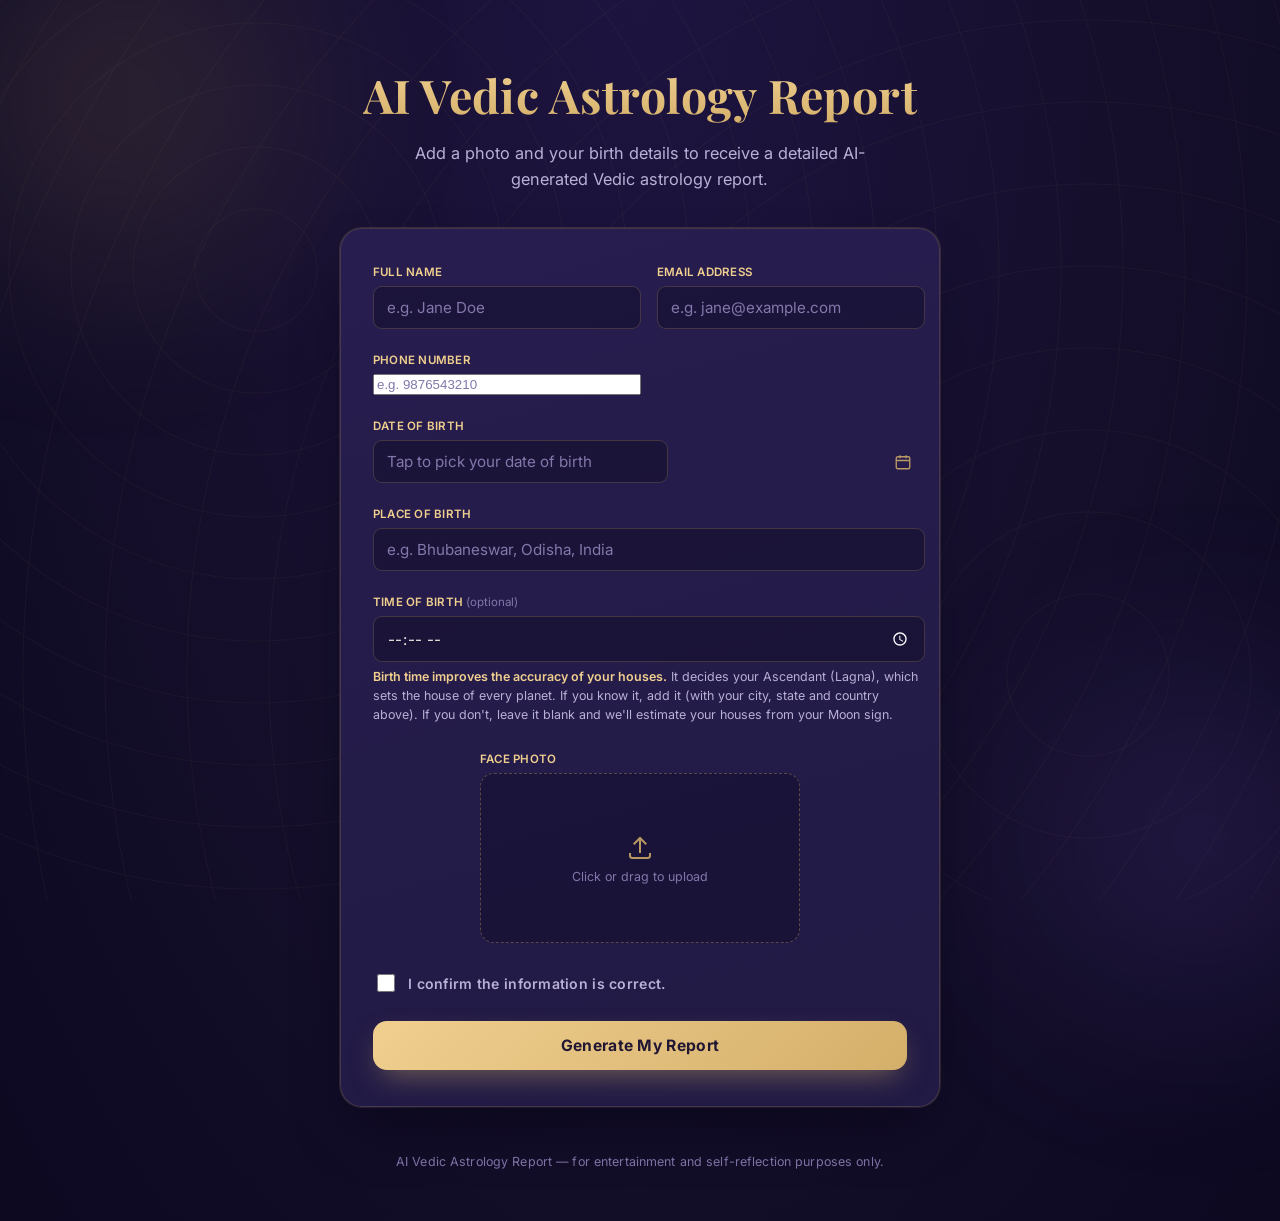
<file: backend/static/index.html>
<!DOCTYPE html>
<html lang="en">
<head>
<meta charset="UTF-8" />
<meta name="viewport" content="width=device-width, initial-scale=1.0" />
<title>AI Vedic Astrology Report</title>
<link rel="preconnect" href="https://fonts.googleapis.com">
<link href="https://fonts.googleapis.com/css2?family=Playfair+Display:wght@600;700&family=Inter:wght@400;500;600;700&display=swap" rel="stylesheet">
<link rel="stylesheet" href="style.css" />
</head>
<body>

  <div class="bg-glow bg-glow-1"></div>
  <div class="bg-glow bg-glow-2"></div>

  <main class="page">
    <header class="hero">
      <h1 class="hero-title">AI Vedic Astrology Report</h1>
      <p class="hero-subtitle">
        Add a photo and your birth details to receive a detailed AI-generated Vedic astrology report.
      </p>
    </header>

    <!-- ===================== FORM CARD ===================== -->
    <section class="card" id="formCard">
      <form id="palmForm" novalidate>

        <div class="form-grid">
          <div class="field">
            <label for="name">Full Name</label>
            <input type="text" id="name" name="name" placeholder="e.g. Jane Doe" autocomplete="name" />
            <span class="error-msg" id="err-name"></span>
          </div>

          <div class="field">
            <label for="email">Email Address</label>
            <input type="email" id="email" name="email" placeholder="e.g. jane@example.com" autocomplete="email" />
            <span class="error-msg" id="err-email"></span>
          </div>

          <div class="field">
            <label for="phone">Phone Number</label>
            <input type="tel" id="phone" name="phone" placeholder="e.g. 9876543210" autocomplete="tel" />
            <span class="error-msg" id="err-phone"></span>
          </div>

          <div class="field field-full">
            <label for="dobDisplay">Date of Birth</label>
            <div class="calendar-input-wrap" id="calendarInputWrap">
              <input type="text" id="dobDisplay" placeholder="Tap to pick your date of birth" readonly autocomplete="off" />
              <input type="hidden" id="dob" name="dob" />
              <svg class="calendar-icon" xmlns="http://www.w3.org/2000/svg" width="18" height="18" viewBox="0 0 24 24" fill="none" stroke="currentColor" stroke-width="1.8"><rect x="3" y="5" width="18" height="16" rx="2"/><path d="M8 3v4M16 3v4M3 10h18"/></svg>

              <div class="calendar-popup" id="calendarPopup" hidden>
                <div class="calendar-selects">
                  <select id="calMonthSelect" aria-label="Month"></select>
                  <select id="calYearSelect" aria-label="Year"></select>
                </div>
                <div class="calendar-nav">
                  <button type="button" class="cal-nav-btn" id="calPrevMonth" aria-label="Previous month">&#8249;</button>
                  <div class="calendar-title" id="calTitle"></div>
                  <button type="button" class="cal-nav-btn" id="calNextMonth" aria-label="Next month">&#8250;</button>
                </div>
                <div class="calendar-weekdays">
                  <span>Su</span><span>Mo</span><span>Tu</span><span>We</span><span>Th</span><span>Fr</span><span>Sa</span>
                </div>
                <div class="calendar-days" id="calDays"></div>
                <div class="calendar-footer">
                  <button type="button" class="cal-today-btn" id="calToday">Today</button>
                </div>
              </div>
            </div>
            <span class="error-msg" id="err-dob"></span>
          </div>

          <div class="field field-full">
            <label for="place">Place of Birth</label>
            <input type="text" id="place" name="place" placeholder="e.g. Bhubaneswar, Odisha, India" />
            <span class="error-msg" id="err-place"></span>
          </div>

          <div class="field field-full">
            <label for="tob">Time of Birth <span class="optional">(optional)</span></label>
            <input type="time" id="tob" name="tob" />
            <span class="field-hint"><strong>Birth time improves the accuracy of your houses.</strong> It decides your Ascendant (Lagna), which sets the house of every planet. If you know it, add it (with your city, state and country above). If you don't, leave it blank and we'll estimate your houses from your Moon sign.</span>
            <span class="error-msg" id="err-tob"></span>
          </div>
        </div>

        <div class="upload-grid upload-grid-single">
          <div class="upload-field" id="upload-face">
            <label for="facePhoto">Face Photo</label>
            <div class="dropzone" data-target="facePhoto">
              <img class="preview-img" id="preview-facePhoto" alt="" hidden />
              <div class="dropzone-placeholder">
                <svg xmlns="http://www.w3.org/2000/svg" width="30" height="30" viewBox="0 0 24 24" fill="none" stroke="currentColor" stroke-width="1.6"><path d="M4 16v2a2 2 0 0 0 2 2h12a2 2 0 0 0 2-2v-2"/><polyline points="7 9 12 4 17 9"/><line x1="12" y1="4" x2="12" y2="16"/></svg>
                <span>Click or drag to upload</span>
              </div>
            </div>
            <input type="file" id="facePhoto" name="facePhoto" accept="image/png, image/jpeg, image/webp" hidden />
            <span class="error-msg" id="err-facePhoto"></span>
          </div>
        </div>

        <label class="checkbox-row" for="confirm">
          <input type="checkbox" id="confirm" name="confirm" />
          <span>I confirm the information is correct.</span>
        </label>
        <span class="error-msg" id="err-confirm"></span>

        <button type="submit" class="submit-btn" id="submitBtn">
          <span class="btn-label">Generate My Report</span>
        </button>

        <p class="form-note" id="formNote" hidden></p>
      </form>
    </section>

    <!-- ===================== LOADING CARD ===================== -->
    <section class="card loading-card" id="loadingCard" hidden>
      <div class="spinner"></div>
      <h2 class="loading-title">Reading your chart...</h2>
      <ul class="progress-steps" id="progressSteps">
        <li data-step="0"><span class="dot"></span>Uploading photo...</li>
        <li data-step="1"><span class="dot"></span>Processing birth details...</li>
        <li data-step="2"><span class="dot"></span>Calculating birth chart (D1)...</li>
        <li data-step="3"><span class="dot"></span>Analysing planetary placements...</li>
        <li data-step="4"><span class="dot"></span>Reading Vimshottari Dasha...</li>
        <li data-step="5"><span class="dot"></span>Generating personality profile...</li>
        <li data-step="6"><span class="dot"></span>Generating finance report...</li>
        <li data-step="7"><span class="dot"></span>Generating career report...</li>
        <li data-step="8"><span class="dot"></span>Generating relationship report...</li>
        <li data-step="9"><span class="dot"></span>Creating PDF...</li>
        <li data-step="10"><span class="dot"></span>Finalizing...</li>
      </ul>
    </section>

    <!-- ===================== ERROR CARD ===================== -->
    <section class="card error-card" id="errorCard" hidden>
      <div class="error-icon">!</div>
      <h2 id="errorTitle">Something went wrong.</h2>
      <p id="errorMessage">Please try again.</p>
      <button class="submit-btn" id="tryAgainBtn">Try Again</button>
    </section>

    <!-- ===================== RESULT CARD ===================== -->
    <section class="card result-card" id="resultCard" hidden>
      <h2 class="result-title">Your Vedic Astrology Report</h2>

      <div class="rashi-badge" id="rashiBadge" hidden>
        <span class="rashi-label">Your Rashi (Moon Sign)</span>
        <span class="rashi-value" id="rashiValue"></span>
      </div>

      <div class="accuracy-note" id="accuracyNote" hidden>
        <div class="accuracy-head">
          <span class="accuracy-pill" id="accuracyPill"></span>
          <strong id="accuracyTitle"></strong>
        </div>
        <p id="accuracyDetail"></p>
        <p id="accuracyWindow" hidden></p>
        <ul id="accuracyWarnings"></ul>
      </div>

      <div class="issue-chips" id="issueChips"></div>

      <div class="teaser-legend">
        <span class="legend-item"><span class="legend-dot legend-problem"></span>Problem / challenging placement</span>
        <span class="legend-item"><span class="legend-dot legend-solution"></span>Solution / favourable placement</span>
        <span class="legend-item"><span class="legend-dot legend-mixed"></span>Mixed</span>
      </div>

      <div class="teaser-content" id="teaserContent"></div>

      <div class="locked-notice" id="lockedNotice">
        <div class="locked-fade"></div>
        <div class="locked-box">
          <svg xmlns="http://www.w3.org/2000/svg" width="22" height="22" viewBox="0 0 24 24" fill="none" stroke="currentColor" stroke-width="1.8"><rect x="4" y="10" width="16" height="10" rx="2"/><path d="M8 10V7a4 4 0 0 1 8 0v3"/></svg>
          <p>You're seeing a preview of your full reading. The complete report unlocks your detailed <strong>career timeline</strong>, <strong>relationship &amp; Manglik analysis</strong>, <strong>financial outlook</strong>, <strong>health guidance</strong>, and every personalised <strong>remedy &amp; solution</strong> for the problems above.</p>
        </div>
      </div>

      <div class="paywall-section" id="paywallSection">
        <button class="submit-btn unlock-btn" id="unlockBtn">
          <span class="btn-label">Unlock Full Report &mdash; <span id="unlockAmount">&#8377;9</span></span>
        </button>
        <p class="paywall-note">Secure payment via Razorpay. After paying, come back and tap the button below to get your PDF.</p>

        <div class="payment-waiting" id="paymentWaiting" hidden>
          <a class="secondary-btn" id="goToDownloadBtn" href="download.html">I've completed the payment &mdash; Get my PDF</a>
        </div>
      </div>

      <div class="download-section" id="downloadSection" hidden>
        <p class="unlocked-note">&#10003; Payment received &mdash; your full report is ready.</p>
        <button class="submit-btn" id="downloadPdfBtn">Download Full PDF</button>
      </div>

      <div class="result-actions">
        <button class="secondary-btn" id="newReportBtn">Start a New Reading</button>
      </div>
    </section>

    <footer class="page-footer">
      <p>AI Vedic Astrology Report &mdash; for entertainment and self-reflection purposes only.</p>
    </footer>
  </main>

<script src="script.js"></script>
</body>
</html>
</file>
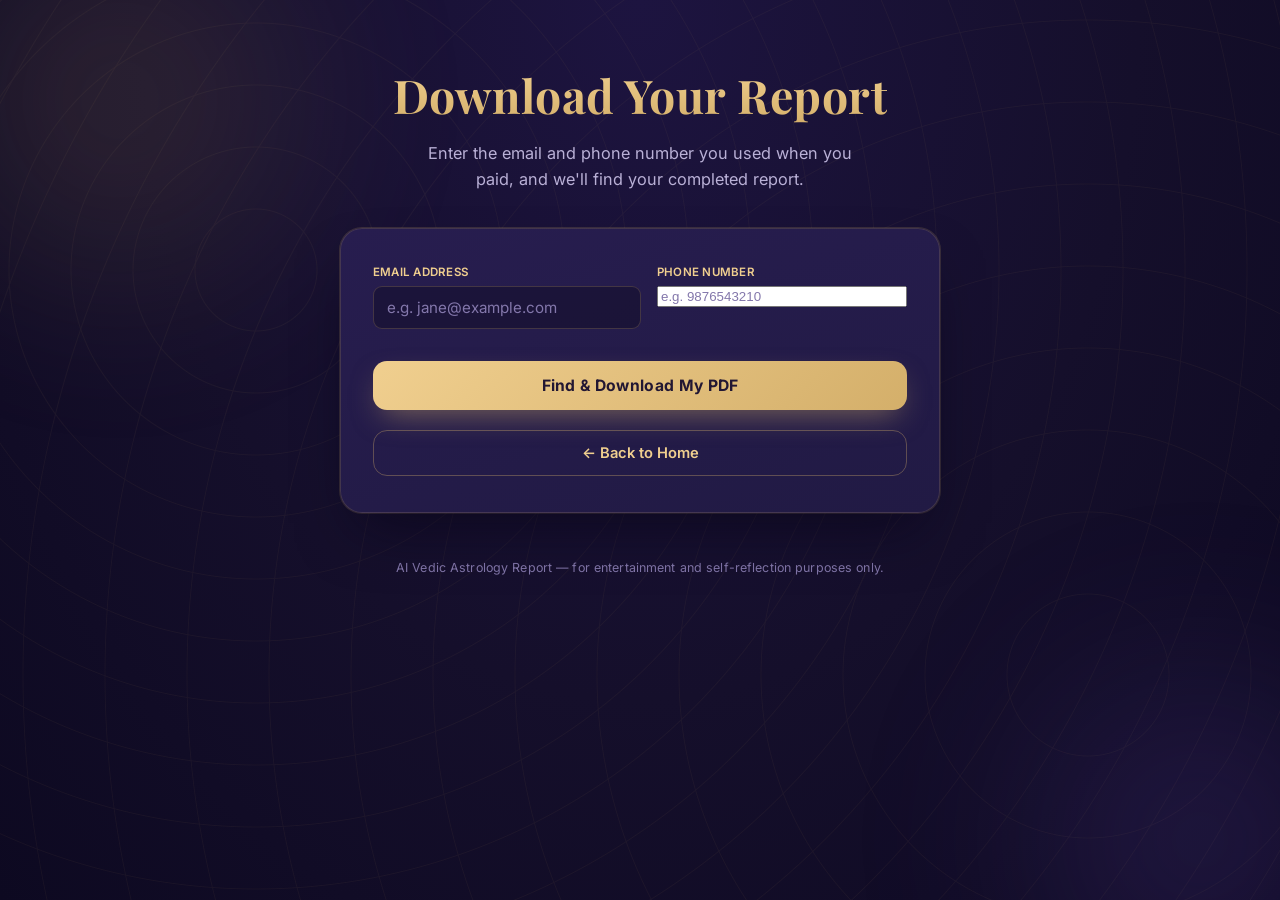
<file: backend/static/download.html>
<!DOCTYPE html>
<html lang="en">
<head>
<meta charset="UTF-8" />
<meta name="viewport" content="width=device-width, initial-scale=1.0" />
<title>Download Your Report — AI Vedic Astrology Report</title>
<link rel="preconnect" href="https://fonts.googleapis.com">
<link href="https://fonts.googleapis.com/css2?family=Playfair+Display:wght@600;700&family=Inter:wght@400;500;600;700&display=swap" rel="stylesheet">
<link rel="stylesheet" href="style.css" />
</head>
<body>

  <div class="bg-glow bg-glow-1"></div>
  <div class="bg-glow bg-glow-2"></div>

  <main class="page">
    <header class="hero">
      <h1 class="hero-title">Download Your Report</h1>
      <p class="hero-subtitle">
        Enter the email and phone number you used when you paid, and we'll find your completed report.
      </p>
    </header>

    <section class="card" id="lookupCard">
      <form id="lookupForm" novalidate>
        <div class="form-grid">
          <div class="field">
            <label for="lookupEmail">Email Address</label>
            <input type="email" id="lookupEmail" placeholder="e.g. jane@example.com" autocomplete="email" />
            <span class="error-msg" id="err-lookupEmail"></span>
          </div>

          <div class="field">
            <label for="lookupPhone">Phone Number</label>
            <input type="tel" id="lookupPhone" placeholder="e.g. 9876543210" autocomplete="tel" />
            <span class="error-msg" id="err-lookupPhone"></span>
          </div>
        </div>

        <button type="submit" class="submit-btn" id="lookupBtn">
          <span class="btn-label">Find &amp; Download My PDF</span>
        </button>

        <div class="lookup-status" id="lookupStatus" hidden></div>
      </form>

      <div class="result-actions">
        <a class="secondary-btn" href="index.html">&larr; Back to Home</a>
      </div>
    </section>

    <footer class="page-footer">
      <p>AI Vedic Astrology Report &mdash; for entertainment and self-reflection purposes only.</p>
    </footer>
  </main>

<script src="download.js"></script>
</body>
</html>
</file>
<file: backend/static/style.css>
/* ==========================================================================
   AI Palm Reading Report — Stylesheet
   Design language: midnight indigo canvas, hand-drawn gold "palm line"
   motifs, Playfair Display for headings, Inter for body/UI text.
   ========================================================================== */

:root {
  --bg-deep: #150f2b;
  --bg-deep-2: #1d1440;
  --card-bg: #211a44;
  --card-bg-soft: #271d4f;
  --border-soft: rgba(212, 175, 106, 0.18);
  --gold: #d4af6a;
  --gold-bright: #f0cf8f;
  --ink: #f3efe6;
  --ink-muted: #b9b0d6;
  --ink-faint: #8377ab;
  --success: #7fd8a8;
  --error: #ef8686;
  --error-bg: rgba(239, 134, 134, 0.1);
  --problem: #f1746b;
  --problem-bg: rgba(241, 116, 107, 0.14);
  --solution: #6fd79a;
  --solution-bg: rgba(111, 215, 154, 0.14);
  --mixed: #f0b95c;
  --mixed-bg: rgba(240, 185, 92, 0.14);
  --radius-lg: 22px;
  --radius-md: 14px;
  --radius-sm: 9px;
  --shadow-card: 0 30px 60px -20px rgba(6, 3, 20, 0.65), 0 0 0 1px var(--border-soft);
  --font-display: "Playfair Display", Georgia, serif;
  --font-body: "Inter", -apple-system, BlinkMacSystemFont, "Segoe UI", sans-serif;
}

* {
  box-sizing: border-box;
}

html, body {
  margin: 0;
  padding: 0;
}

body {
  background: radial-gradient(ellipse at top, var(--bg-deep-2) 0%, var(--bg-deep) 55%, #0d0921 100%);
  color: var(--ink);
  font-family: var(--font-body);
  min-height: 100vh;
  position: relative;
  overflow-x: hidden;
  -webkit-font-smoothing: antialiased;
}

/* Ambient glow blobs behind the card, evoking a palm's life-line curve */
.bg-glow {
  position: fixed;
  border-radius: 50%;
  filter: blur(90px);
  opacity: 0.35;
  pointer-events: none;
  z-index: 0;
}
.bg-glow-1 {
  width: 520px;
  height: 520px;
  top: -160px;
  left: -140px;
  background: radial-gradient(circle, var(--gold) 0%, transparent 70%);
  opacity: 0.18;
}
.bg-glow-2 {
  width: 480px;
  height: 480px;
  bottom: -180px;
  right: -160px;
  background: radial-gradient(circle, #6c4fb8 0%, transparent 70%);
  opacity: 0.28;
}

/* Subtle hand-line texture using layered radial arcs (the "signature" motif) */
body::before {
  content: "";
  position: fixed;
  inset: 0;
  z-index: 0;
  pointer-events: none;
  opacity: 0.05;
  background-image:
    repeating-radial-gradient(circle at 20% 30%, transparent 0, transparent 60px, var(--gold) 61px, transparent 62px),
    repeating-radial-gradient(circle at 85% 75%, transparent 0, transparent 80px, var(--gold) 81px, transparent 82px);
}

.page {
  position: relative;
  z-index: 1;
  max-width: 640px;
  margin: 0 auto;
  padding: 64px 20px 40px;
  display: flex;
  flex-direction: column;
  align-items: center;
}

/* ---------------------------------- Hero --------------------------------- */

.hero {
  text-align: center;
  margin-bottom: 36px;
}

.hero-title {
  font-family: var(--font-display);
  font-weight: 700;
  font-size: clamp(2.1rem, 5vw, 2.9rem);
  letter-spacing: 0.01em;
  margin: 0 0 14px;
  background: linear-gradient(180deg, var(--gold-bright) 0%, var(--gold) 100%);
  -webkit-background-clip: text;
  background-clip: text;
  color: transparent;
}

.hero-subtitle {
  font-size: 1.02rem;
  line-height: 1.6;
  color: var(--ink-muted);
  max-width: 460px;
  margin: 0 auto;
}

/* ----------------------------------- Card --------------------------------- */

.card {
  width: 100%;
  background: linear-gradient(165deg, var(--card-bg-soft) 0%, var(--card-bg) 100%);
  border-radius: var(--radius-lg);
  box-shadow: var(--shadow-card);
  padding: 36px 32px;
  border: 1px solid var(--border-soft);
  animation: card-rise 0.5s ease both;
}

@keyframes card-rise {
  from { opacity: 0; transform: translateY(14px); }
  to { opacity: 1; transform: translateY(0); }
}

/* ---------------------------------- Form fields --------------------------- */

.form-grid {
  display: grid;
  grid-template-columns: 1fr 1fr;
  gap: 18px 16px;
  margin-bottom: 6px;
}

.field-full {
  grid-column: 1 / -1;
}

.field {
  display: flex;
  flex-direction: column;
}

label {
  font-size: 0.82rem;
  font-weight: 600;
  color: var(--gold-bright);
  letter-spacing: 0.02em;
  margin-bottom: 7px;
  text-transform: uppercase;
  font-size: 0.72rem;
}

input[type="text"],
input[type="email"],
input[type="time"] {
  background: rgba(9, 6, 24, 0.35);
  border: 1px solid rgba(212, 175, 106, 0.22);
  border-radius: var(--radius-sm);
  padding: 11px 13px;
  font-family: var(--font-body);
  font-size: 0.95rem;
  color: var(--ink);
  outline: none;
  transition: border-color 0.2s ease, box-shadow 0.2s ease;
  color-scheme: dark;
}

label .optional {
  text-transform: none;
  font-weight: 400;
  color: var(--ink-faint);
  letter-spacing: 0;
}

.field-hint {
  margin-top: 6px;
  font-size: 0.78rem;
  line-height: 1.5;
  color: var(--ink-muted);
}

.field-hint strong {
  color: var(--gold-bright);
  font-weight: 600;
}

/* ---------------------------- Accuracy note (result) --------------------- */

.accuracy-note {
  border: 1px solid rgba(212, 175, 106, 0.22);
  border-left-width: 4px;
  border-radius: var(--radius-md);
  background: rgba(255, 255, 255, 0.03);
  padding: 12px 14px;
  margin-bottom: 16px;
  font-size: 0.86rem;
  line-height: 1.55;
  color: var(--ink-muted);
}

.accuracy-note p {
  margin: 6px 0 0;
}

.accuracy-note ul {
  margin: 8px 0 0;
  padding-left: 18px;
  color: var(--mixed);
}

.accuracy-exact {
  border-left-color: var(--solution);
}

.accuracy-approx {
  border-left-color: var(--mixed);
}

.accuracy-head {
  display: flex;
  align-items: center;
  gap: 10px;
  color: var(--ink);
}

.accuracy-pill {
  border-radius: 999px;
  padding: 2px 10px;
  font-size: 0.72rem;
  font-weight: 700;
  letter-spacing: 0.04em;
  text-transform: uppercase;
}

.accuracy-exact .accuracy-pill {
  background: var(--solution-bg);
  color: var(--solution);
}

.accuracy-approx .accuracy-pill {
  background: var(--mixed-bg);
  color: var(--mixed);
}

input::placeholder {
  color: var(--ink-faint);
}

input:focus {
  border-color: var(--gold);
  box-shadow: 0 0 0 3px rgba(212, 175, 106, 0.15);
}

input.invalid {
  border-color: var(--error);
}

.error-msg {
  display: block;
  color: var(--error);
  font-size: 0.78rem;
  margin-top: 6px;
  min-height: 0;
}

/* ---------------------------------- Calendar (Date of Birth) --------------- */

.calendar-input-wrap {
  position: relative;
}

#dobDisplay {
  cursor: pointer;
  padding-right: 40px;
}

.calendar-icon {
  position: absolute;
  top: 50%;
  right: 13px;
  transform: translateY(-50%);
  color: var(--gold);
  pointer-events: none;
  opacity: 0.85;
}

.calendar-popup {
  position: absolute;
  z-index: 20;
  top: calc(100% + 8px);
  left: 0;
  width: 100%;
  min-width: 280px;
  background: linear-gradient(165deg, var(--card-bg-soft) 0%, var(--card-bg) 100%);
  border: 1px solid var(--border-soft);
  border-radius: var(--radius-md);
  box-shadow: var(--shadow-card);
  padding: 14px;
  animation: card-rise 0.18s ease both;
}

.calendar-selects {
  display: flex;
  gap: 8px;
  margin-bottom: 10px;
}

.calendar-selects select {
  flex: 1;
  background: rgba(9, 6, 24, 0.4);
  border: 1px solid rgba(212, 175, 106, 0.22);
  border-radius: var(--radius-sm);
  color: var(--ink);
  font-family: var(--font-body);
  font-size: 0.85rem;
  padding: 8px 6px;
  outline: none;
  color-scheme: dark;
}

.calendar-nav {
  display: flex;
  align-items: center;
  justify-content: space-between;
  margin-bottom: 8px;
}

.cal-nav-btn {
  width: 28px;
  height: 28px;
  border-radius: 50%;
  border: 1px solid rgba(212, 175, 106, 0.25);
  background: transparent;
  color: var(--gold-bright);
  font-size: 1rem;
  cursor: pointer;
  display: flex;
  align-items: center;
  justify-content: center;
  transition: background 0.15s ease, border-color 0.15s ease;
}

.cal-nav-btn:hover {
  background: rgba(212, 175, 106, 0.1);
  border-color: var(--gold);
}

.calendar-title {
  font-family: var(--font-display);
  font-weight: 600;
  font-size: 0.95rem;
  color: var(--ink);
}

.calendar-weekdays {
  display: grid;
  grid-template-columns: repeat(7, 1fr);
  text-align: center;
  font-size: 0.7rem;
  color: var(--ink-faint);
  margin-bottom: 4px;
  text-transform: uppercase;
  letter-spacing: 0.03em;
}

.calendar-days {
  display: grid;
  grid-template-columns: repeat(7, 1fr);
  gap: 3px;
}

.cal-day {
  aspect-ratio: 1 / 1;
  display: flex;
  align-items: center;
  justify-content: center;
  border: none;
  border-radius: 8px;
  background: transparent;
  color: var(--ink);
  font-size: 0.82rem;
  font-family: var(--font-body);
  cursor: pointer;
  transition: background 0.15s ease, color 0.15s ease;
}

.cal-day:not(.cal-day-empty):not(.cal-day-disabled):hover {
  background: rgba(212, 175, 106, 0.16);
}

.cal-day-selected {
  background: linear-gradient(135deg, var(--gold-bright) 0%, var(--gold) 100%) !important;
  color: #221733 !important;
  font-weight: 700;
}

.cal-day-empty {
  cursor: default;
  pointer-events: none;
}

.cal-day-disabled {
  color: var(--ink-faint);
  opacity: 0.35;
  cursor: not-allowed;
}

.calendar-footer {
  display: flex;
  justify-content: center;
  margin-top: 8px;
}

.cal-today-btn {
  background: transparent;
  border: none;
  color: var(--gold-bright);
  font-size: 0.78rem;
  font-weight: 600;
  cursor: pointer;
  text-decoration: underline;
  text-underline-offset: 2px;
}

/* ---------------------------------- Uploads -------------------------------- */

.upload-grid {
  display: grid;
  grid-template-columns: 1fr 1fr;
  gap: 16px;
  margin: 22px 0 6px;
}

.upload-grid-single {
  grid-template-columns: 1fr;
  max-width: 320px;
  margin-left: auto;
  margin-right: auto;
}

.upload-grid-single .dropzone {
  min-height: 170px;
}

.upload-field label {
  display: block;
}

.dropzone {
  position: relative;
  border: 1.5px dashed rgba(212, 175, 106, 0.35);
  border-radius: var(--radius-md);
  min-height: 120px;
  display: flex;
  align-items: center;
  justify-content: center;
  cursor: pointer;
  background: rgba(9, 6, 24, 0.3);
  transition: border-color 0.2s ease, background 0.2s ease;
  overflow: hidden;
}

.dropzone:hover,
.dropzone.dragover {
  border-color: var(--gold);
  background: rgba(212, 175, 106, 0.06);
}

.dropzone.invalid {
  border-color: var(--error);
}

.dropzone-placeholder {
  display: flex;
  flex-direction: column;
  align-items: center;
  gap: 6px;
  color: var(--ink-faint);
  font-size: 0.78rem;
  text-align: center;
  padding: 10px;
}

.dropzone-placeholder svg {
  color: var(--gold);
  opacity: 0.85;
}

.preview-img {
  width: 100%;
  height: 100%;
  min-height: 120px;
  object-fit: cover;
}

/* ---------------------------------- Checkbox -------------------------------- */

.checkbox-row {
  display: flex;
  align-items: center;
  gap: 10px;
  margin: 22px 0 4px;
  cursor: pointer;
  font-size: 0.88rem;
  color: var(--ink-muted);
  text-transform: none;
}

.checkbox-row input[type="checkbox"] {
  width: 18px;
  height: 18px;
  accent-color: var(--gold);
  cursor: pointer;
  flex-shrink: 0;
}

/* ---------------------------------- Buttons -------------------------------- */

.submit-btn {
  width: 100%;
  margin-top: 20px;
  padding: 15px 20px;
  border: none;
  border-radius: var(--radius-md);
  background: linear-gradient(135deg, var(--gold-bright) 0%, var(--gold) 100%);
  color: #221733;
  font-family: var(--font-body);
  font-weight: 700;
  font-size: 0.98rem;
  letter-spacing: 0.02em;
  cursor: pointer;
  transition: transform 0.15s ease, box-shadow 0.15s ease, opacity 0.15s ease;
  box-shadow: 0 12px 30px -10px rgba(212, 175, 106, 0.55);
}

.submit-btn:hover:not(:disabled) {
  transform: translateY(-1px);
  box-shadow: 0 16px 34px -8px rgba(212, 175, 106, 0.65);
}

.submit-btn:active:not(:disabled) {
  transform: translateY(0);
}

.submit-btn:disabled {
  opacity: 0.6;
  cursor: not-allowed;
  transform: none;
}

.secondary-btn {
  width: 100%;
  margin-top: 12px;
  padding: 13px 20px;
  border: 1px solid rgba(212, 175, 106, 0.35);
  border-radius: var(--radius-md);
  background: transparent;
  color: var(--gold-bright);
  font-family: var(--font-body);
  font-weight: 600;
  font-size: 0.92rem;
  cursor: pointer;
  transition: background 0.2s ease, border-color 0.2s ease;
  display: block;
  text-align: center;
  text-decoration: none;
  box-sizing: border-box;
}

.secondary-btn:hover {
  background: rgba(212, 175, 106, 0.08);
  border-color: var(--gold);
}

.form-note {
  text-align: center;
  color: var(--error);
  font-size: 0.85rem;
  margin: 14px 0 0;
}

/* ---------------------------------- Loading card ---------------------------- */

.loading-card {
  text-align: center;
  padding: 44px 32px;
}

.spinner {
  width: 58px;
  height: 58px;
  margin: 0 auto 22px;
  border-radius: 50%;
  border: 3px solid rgba(212, 175, 106, 0.18);
  border-top-color: var(--gold);
  animation: spin 0.9s linear infinite;
}

@keyframes spin {
  to { transform: rotate(360deg); }
}

.loading-title {
  font-family: var(--font-display);
  font-weight: 600;
  font-size: 1.5rem;
  color: var(--gold-bright);
  margin: 0 0 26px;
}

.progress-steps {
  list-style: none;
  margin: 0;
  padding: 0;
  text-align: left;
  display: flex;
  flex-direction: column;
  gap: 12px;
  max-width: 380px;
  margin: 0 auto;
}

.progress-steps li {
  display: flex;
  align-items: center;
  gap: 12px;
  font-size: 0.92rem;
  color: var(--ink-faint);
  transition: color 0.3s ease;
}

.progress-steps li .dot {
  width: 9px;
  height: 9px;
  border-radius: 50%;
  background: rgba(212, 175, 106, 0.25);
  flex-shrink: 0;
  transition: background 0.3s ease, box-shadow 0.3s ease, transform 0.3s ease;
}

.progress-steps li.active {
  color: var(--ink);
}

.progress-steps li.active .dot {
  background: var(--gold);
  box-shadow: 0 0 10px 2px rgba(212, 175, 106, 0.5);
  transform: scale(1.15);
}

.progress-steps li.done {
  color: var(--success);
}

.progress-steps li.done .dot {
  background: var(--success);
  box-shadow: none;
  transform: none;
}

/* ---------------------------------- Error card ------------------------------ */

.error-card {
  text-align: center;
  padding: 44px 32px;
}

.error-icon {
  width: 52px;
  height: 52px;
  margin: 0 auto 18px;
  border-radius: 50%;
  background: var(--error-bg);
  color: var(--error);
  font-weight: 700;
  font-size: 1.4rem;
  display: flex;
  align-items: center;
  justify-content: center;
  border: 1.5px solid rgba(239, 134, 134, 0.4);
}

.error-card h2 {
  font-family: var(--font-display);
  color: var(--ink);
  margin: 0 0 8px;
}

.error-card p {
  color: var(--ink-muted);
  margin: 0 0 6px;
}

/* ---------------------------------- Result card ------------------------------ */

.result-title {
  font-family: var(--font-display);
  font-size: 1.6rem;
  color: var(--gold-bright);
  margin: 0 0 18px;
  text-align: center;
}

/* ---------------------------------- Rashi badge ------------------------------ */

.rashi-badge {
  display: flex;
  flex-direction: column;
  align-items: center;
  gap: 3px;
  text-align: center;
  background: var(--problem-bg);
  border: 1px solid rgba(241, 116, 107, 0.35);
  border-radius: var(--radius-md);
  padding: 12px 16px;
  margin-bottom: 16px;
}

.rashi-label {
  font-size: 0.7rem;
  letter-spacing: 0.04em;
  text-transform: uppercase;
  color: var(--ink-muted);
}

.rashi-value {
  font-family: var(--font-display);
  font-weight: 700;
  font-size: 1.4rem;
  color: var(--problem);
}

/* ---------------------------------- Issue chips ------------------------------ */

.issue-chips {
  display: flex;
  flex-wrap: wrap;
  gap: 8px;
  justify-content: center;
  margin-bottom: 16px;
}

.issue-chip {
  display: inline-flex;
  align-items: center;
  gap: 5px;
  background: var(--problem-bg);
  color: var(--problem);
  border: 1px solid rgba(241, 116, 107, 0.35);
  border-radius: 999px;
  padding: 6px 13px;
  font-size: 0.76rem;
  font-weight: 600;
}

/* ---------------------------------- Teaser legend / content ------------------ */

.teaser-legend {
  display: flex;
  flex-wrap: wrap;
  gap: 8px 18px;
  justify-content: center;
  margin-bottom: 14px;
}

.legend-item {
  display: flex;
  align-items: center;
  gap: 6px;
  font-size: 0.76rem;
  color: var(--ink-muted);
}

.legend-dot {
  width: 9px;
  height: 9px;
  border-radius: 50%;
  display: inline-block;
}

.legend-problem {
  background: var(--problem);
}

.legend-solution {
  background: var(--solution);
}

.legend-mixed {
  background: var(--mixed);
}

.teaser-content {
  background: rgba(9, 6, 24, 0.35);
  border: 1px solid rgba(212, 175, 106, 0.18);
  border-radius: var(--radius-md);
  padding: 18px 20px;
  color: var(--ink);
  font-size: 0.92rem;
  line-height: 1.7;
}

.teaser-content h3 {
  font-family: var(--font-display);
  font-size: 1.08rem;
  color: var(--gold-bright);
  margin: 18px 0 8px;
}

.teaser-content h3:first-child {
  margin-top: 0;
}

.teaser-content p {
  margin: 0 0 10px;
}

.teaser-content ul {
  margin: 0 0 10px;
  padding-left: 20px;
}

.teaser-content li {
  margin-bottom: 4px;
}

.teaser-content .mark {
  border-radius: 5px;
  padding: 1px 5px;
  font-weight: 600;
}

.teaser-content .mark-problem {
  background: var(--problem-bg);
  color: var(--problem);
}

.teaser-content .mark-solution {
  background: var(--solution-bg);
  color: var(--solution);
}

/* Planet / house / Dasha placements: green = favourable, red = challenging,
   amber = mixed. */
.teaser-content .mark-good {
  background: var(--solution-bg);
  color: var(--solution);
}

.teaser-content .mark-bad {
  background: var(--problem-bg);
  color: var(--problem);
}

.teaser-content .mark-mixed {
  background: var(--mixed-bg);
  color: var(--mixed);
}

/* ---------------------- Planet & Dasha cards / table ---------------------- */

.teaser-content .chart-card {
  border: 1px solid rgba(212, 175, 106, 0.18);
  border-left-width: 4px;
  border-radius: var(--radius-sm);
  background: rgba(255, 255, 255, 0.025);
  padding: 10px 14px 4px;
  margin: 0 0 10px;
}

.teaser-content .chart-card-good {
  border-left-color: var(--solution);
}

.teaser-content .chart-card-bad {
  border-left-color: var(--problem);
}

.teaser-content .chart-card-mixed {
  border-left-color: var(--mixed);
}

.teaser-content .chart-card-neutral {
  border-left-color: var(--gold);
}

.teaser-content .chart-card h4 {
  margin: 0 0 6px;
  font-size: 0.95rem;
  font-weight: 600;
  line-height: 1.5;
  color: var(--ink);
}

.teaser-content .chart-card ul {
  margin: 0 0 6px;
  padding-left: 18px;
  font-size: 0.88rem;
  line-height: 1.6;
}

.teaser-content .table-wrap {
  overflow-x: auto;
  margin: 0 0 14px;
  -webkit-overflow-scrolling: touch;
}

.teaser-content .chart-table {
  width: 100%;
  border-collapse: collapse;
  font-size: 0.86rem;
}

.teaser-content .chart-table th {
  text-align: left;
  font-weight: 600;
  color: var(--gold-bright);
  border-bottom: 1px solid rgba(212, 175, 106, 0.35);
  padding: 7px 8px;
  white-space: nowrap;
}

.teaser-content .chart-table td {
  border-bottom: 1px solid rgba(212, 175, 106, 0.12);
  padding: 7px 8px;
  vertical-align: middle;
}

/* House number + Result (green/red/amber) must never wrap or get cut off. */
.teaser-content .chart-table td:nth-child(3),
.teaser-content .chart-table td:nth-child(4) {
  white-space: nowrap;
}

/* NOTE: the media queries below must stay AFTER the base table rules above,
   otherwise the base rules win at equal specificity. */
@media (max-width: 560px) {
  .teaser-content {
    padding: 14px 12px;
  }

  .teaser-content .chart-table {
    font-size: 0.78rem;
  }

  .teaser-content .chart-table th,
  .teaser-content .chart-table td {
    padding: 6px 3px;
  }

  .teaser-content .chart-table .mark {
    padding: 1px 4px;
  }
}

/* Very narrow phones: reflow each table row into two short lines
   (Planet + House / Sign + Result) so the green/red Result is never
   cut off. Written for the 4-column planet table
   (Planet | Sign | House | Result). */
@media (max-width: 440px) {
  .teaser-content .chart-table thead {
    display: none;
  }

  .teaser-content .chart-table,
  .teaser-content .chart-table tbody {
    display: block;
  }

  .teaser-content .chart-table tr {
    display: grid;
    grid-template-columns: 1fr auto;
    gap: 2px 10px;
    padding: 8px 2px;
    border-bottom: 1px solid rgba(212, 175, 106, 0.12);
  }

  .teaser-content .chart-table td {
    display: block;
    padding: 0;
    border: 0;
  }

  .teaser-content .chart-table td:nth-child(1) {
    grid-column: 1;
    grid-row: 1;
    font-weight: 600;
  }

  .teaser-content .chart-table td:nth-child(2) {
    grid-column: 1;
    grid-row: 2;
    color: var(--ink-muted);
  }

  .teaser-content .chart-table td:nth-child(3) {
    grid-column: 2;
    grid-row: 1;
    text-align: right;
  }

  .teaser-content .chart-table td:nth-child(3)::before {
    content: "House ";
    color: var(--ink-muted);
  }

  .teaser-content .chart-table td:nth-child(4) {
    grid-column: 2;
    grid-row: 2;
    text-align: right;
  }
}

/* ---------------------------------- Locked notice ----------------------------- */

.locked-notice {
  position: relative;
  margin-top: -10px;
}

.locked-fade {
  height: 46px;
  margin-top: -46px;
  background: linear-gradient(180deg, transparent 0%, var(--card-bg) 85%);
  pointer-events: none;
}

.locked-box {
  display: flex;
  gap: 12px;
  align-items: flex-start;
  background: rgba(212, 175, 106, 0.08);
  border: 1px dashed rgba(212, 175, 106, 0.4);
  border-radius: var(--radius-md);
  padding: 16px 18px;
  margin-top: 6px;
}

.locked-box svg {
  flex-shrink: 0;
  color: var(--gold);
  margin-top: 2px;
}

.locked-box p {
  margin: 0;
  font-size: 0.87rem;
  line-height: 1.6;
  color: var(--ink-muted);
}

.locked-box strong {
  color: var(--ink);
}

/* ---------------------------------- Paywall / download ------------------------ */

.paywall-section {
  margin-top: 18px;
  text-align: center;
}

.unlock-btn {
  margin-top: 4px;
}

.paywall-note {
  margin: 10px 0 0;
  font-size: 0.78rem;
  color: var(--ink-faint);
}

.payment-waiting {
  margin-top: 18px;
  display: flex;
  flex-direction: column;
  align-items: center;
  gap: 10px;
}

.payment-waiting p {
  margin: 0;
  font-size: 0.85rem;
  color: var(--ink-muted);
}

.mini-spinner {
  width: 26px;
  height: 26px;
  border-radius: 50%;
  border: 2.5px solid rgba(212, 175, 106, 0.2);
  border-top-color: var(--gold);
  animation: spin 0.9s linear infinite;
}

.download-section {
  margin-top: 18px;
  text-align: center;
}

.unlocked-note {
  color: var(--success);
  font-weight: 600;
  font-size: 0.9rem;
  margin: 0 0 10px;
}

.result-actions {
  display: flex;
  flex-direction: column;
  gap: 0;
  margin-top: 8px;
}

/* ---------------------------------- Download lookup page --------------------- */

.lookup-status {
  margin-top: 16px;
  border-radius: var(--radius-md);
  padding: 14px 16px;
  font-size: 0.87rem;
  line-height: 1.6;
}

.lookup-status-info {
  background: rgba(212, 175, 106, 0.1);
  border: 1px solid rgba(212, 175, 106, 0.35);
  color: var(--ink);
}

.lookup-status-success {
  background: var(--solution-bg);
  border: 1px solid rgba(111, 215, 154, 0.4);
  color: var(--solution);
  font-weight: 600;
}

.lookup-status-error {
  background: var(--error-bg);
  border: 1px solid rgba(239, 134, 134, 0.4);
  color: var(--error);
}

/* ---------------------------------- Footer ------------------------------ */

.page-footer {
  margin-top: 34px;
  text-align: center;
}

.page-footer p {
  color: var(--ink-faint);
  font-size: 0.78rem;
  letter-spacing: 0.01em;
}

/* ---------------------------------- Responsive ------------------------------ */

@media (max-width: 560px) {
  .page {
    padding: 44px 14px 30px;
  }

  .card {
    padding: 26px 20px;
    border-radius: var(--radius-md);
  }

  .form-grid,
  .upload-grid {
    grid-template-columns: 1fr;
  }

  .hero-title {
    font-size: 1.9rem;
  }
}

/* Respect reduced motion preferences */
@media (prefers-reduced-motion: reduce) {
  * {
    animation-duration: 0.001ms !important;
    transition-duration: 0.001ms !important;
  }
}
</file>
